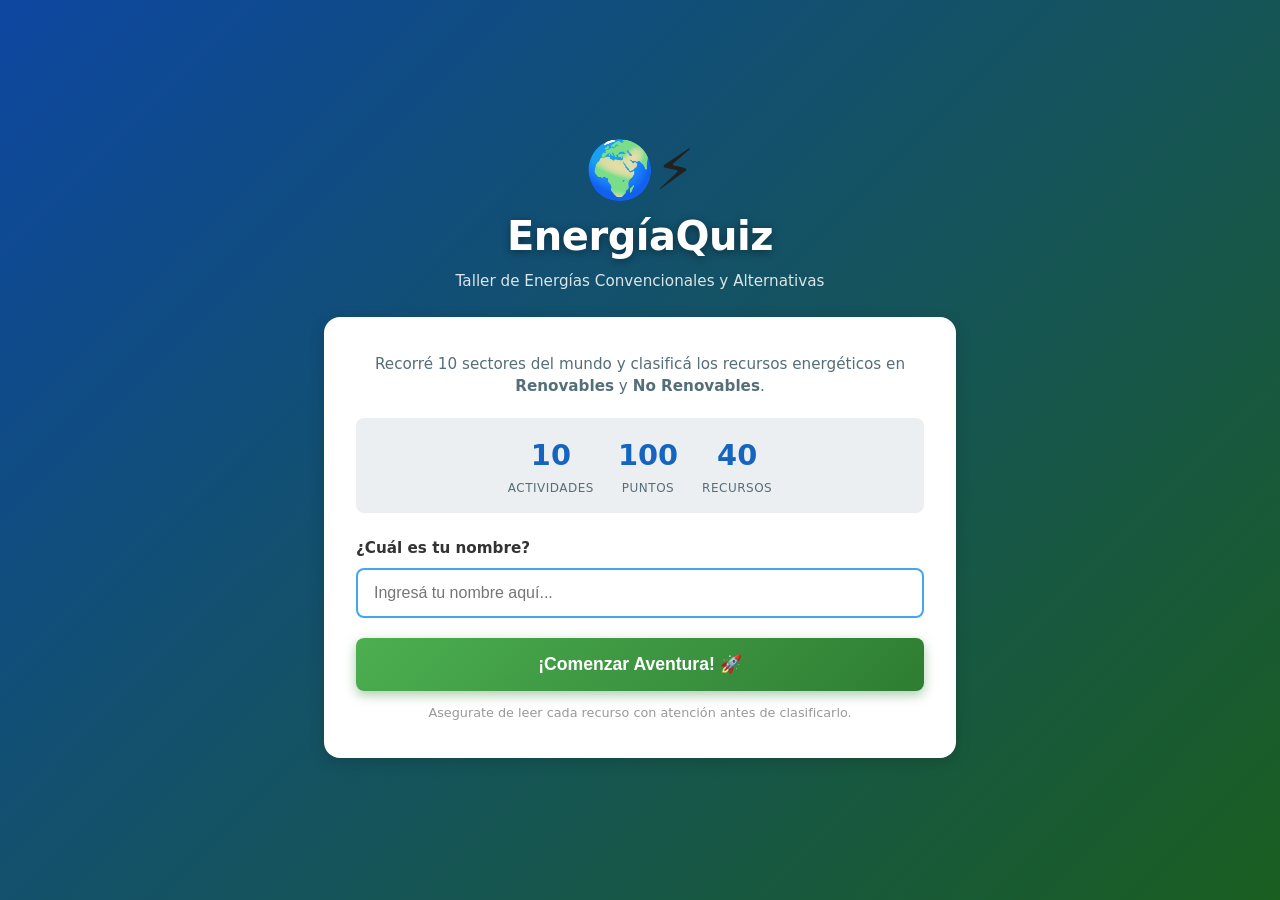
<file: index.html>
<!DOCTYPE html>
<html>
<head>
  <meta charset="UTF-8">
  <meta http-equiv="refresh" content="0; url=Energia-Soft/index.html">
  <script>window.location.href = 'Energia-Soft/index.html';</script>
</head>
<body>Cargando juego...</body>
</html>
</file>
<file: Energia-Soft/css/styles.css>
/* ============================================================
   ENERGÍAQUIZ - Estilos principales + Responsive
   ============================================================ */

/* ——— Reset & Base ——— */
*, *::before, *::after {
  box-sizing: border-box;
  margin: 0;
  padding: 0;
}

:root {
  --verde: #2E7D32;
  --verde-claro: #4CAF50;
  --verde-fondo: #E8F5E9;
  --rojo: #C62828;
  --rojo-claro: #EF5350;
  --rojo-fondo: #FFEBEE;
  --azul: #1565C0;
  --azul-claro: #42A5F5;
  --gris: #546E7A;
  --gris-claro: #ECEFF1;
  --blanco: #FFFFFF;
  --amarillo: #F57F17;
  --sombra: 0 4px 16px rgba(0,0,0,0.15);
  --radio: 16px;
  --radio-sm: 8px;
}

html {
  font-size: 16px;
}

body {
  font-family: 'Segoe UI', system-ui, -apple-system, sans-serif;
  background: linear-gradient(135deg, #0D47A1 0%, #1B5E20 100%);
  min-height: 100vh;
  color: #212121;
  line-height: 1.5;
}

#app {
  max-width: 680px;
  margin: 0 auto;
  min-height: 100vh;
}

/* ——— Pantallas base ——— */
.pantalla {
  min-height: 100vh;
  display: flex;
  flex-direction: column;
}

/* ——— PANTALLA INICIO ——— */
.pantalla-inicio {
  justify-content: center;
  align-items: center;
  padding: 24px 16px;
  gap: 24px;
}

.inicio-header {
  text-align: center;
}

.titulo-emoji {
  font-size: 3.5rem;
  line-height: 1;
  margin-bottom: 8px;
  animation: pulso 2s ease-in-out infinite;
}

@keyframes pulso {
  0%, 100% { transform: scale(1); }
  50% { transform: scale(1.08); }
}

.titulo-juego {
  font-size: 2.5rem;
  font-weight: 900;
  color: var(--blanco);
  text-shadow: 0 2px 8px rgba(0,0,0,0.4);
  letter-spacing: -0.5px;
}

.subtitulo {
  color: rgba(255,255,255,0.85);
  font-size: 0.95rem;
  margin-top: 4px;
}

.inicio-card {
  background: var(--blanco);
  border-radius: var(--radio);
  padding: 28px 24px;
  width: 100%;
  box-shadow: var(--sombra);
}

.bienvenida-texto {
  text-align: center;
  color: var(--gris);
  margin-bottom: 20px;
  font-size: 0.95rem;
}

.stats-preview {
  display: flex;
  justify-content: center;
  gap: 24px;
  margin-bottom: 24px;
  padding: 16px;
  background: var(--gris-claro);
  border-radius: var(--radio-sm);
}

.stat-item {
  display: flex;
  flex-direction: column;
  align-items: center;
  gap: 2px;
}

.stat-num {
  font-size: 1.8rem;
  font-weight: 800;
  color: var(--azul);
}

.stat-label {
  font-size: 0.75rem;
  color: var(--gris);
  text-transform: uppercase;
  letter-spacing: 0.5px;
}

.form-grupo {
  display: flex;
  flex-direction: column;
  gap: 8px;
  margin-bottom: 20px;
}

.form-grupo label {
  font-weight: 600;
  font-size: 0.95rem;
  color: #333;
}

.form-grupo input {
  padding: 14px 16px;
  border: 2px solid #ddd;
  border-radius: var(--radio-sm);
  font-size: 1rem;
  outline: none;
  transition: border-color 0.2s;
}

.form-grupo input:focus {
  border-color: var(--azul-claro);
}

.form-grupo input.error {
  border-color: var(--rojo-claro);
  animation: sacudir 0.3s ease;
}

@keyframes sacudir {
  0%, 100% { transform: translateX(0); }
  25% { transform: translateX(-6px); }
  75% { transform: translateX(6px); }
}

.nota-pie {
  text-align: center;
  font-size: 0.8rem;
  color: #999;
  margin-top: 12px;
}

/* ——— BOTONES ——— */
.btn-primario {
  width: 100%;
  padding: 16px;
  background: linear-gradient(135deg, var(--verde-claro), var(--verde));
  color: var(--blanco);
  border: none;
  border-radius: var(--radio-sm);
  font-size: 1.1rem;
  font-weight: 700;
  cursor: pointer;
  box-shadow: 0 4px 12px rgba(46,125,50,0.4);
  transition: transform 0.15s, box-shadow 0.15s;
}

.btn-primario:hover {
  transform: translateY(-2px);
  box-shadow: 0 6px 16px rgba(46,125,50,0.5);
}

.btn-primario:active {
  transform: translateY(0);
}

.btn-secundario {
  width: 100%;
  padding: 14px;
  background: var(--blanco);
  color: var(--verde);
  border: 2px solid var(--verde);
  border-radius: var(--radio-sm);
  font-size: 1rem;
  font-weight: 600;
  cursor: pointer;
  transition: background 0.15s;
}

.btn-secundario:hover {
  background: var(--verde-fondo);
}

.btn-volver {
  background: rgba(255,255,255,0.2);
  border: none;
  color: var(--blanco);
  padding: 8px 14px;
  border-radius: 20px;
  cursor: pointer;
  font-size: 0.9rem;
  font-weight: 600;
  align-self: flex-start;
  transition: background 0.2s;
}

.btn-volver:hover {
  background: rgba(255,255,255,0.35);
}

/* ——— PANTALLA MAPA ——— */
.pantalla-mapa {
  background: var(--gris-claro);
}

.mapa-header {
  background: linear-gradient(135deg, #1A237E, #0D47A1);
  color: var(--blanco);
  padding: 20px 16px 24px;
}

.jugador-info {
  display: flex;
  justify-content: space-between;
  align-items: center;
  margin-bottom: 8px;
  font-size: 0.9rem;
}

.jugador-nombre {
  font-weight: 600;
}

.jugador-puntaje {
  background: rgba(255,255,255,0.2);
  padding: 4px 10px;
  border-radius: 12px;
  font-weight: 700;
}

.mapa-header h2 {
  font-size: 1.4rem;
  text-align: center;
  margin-bottom: 12px;
}

.barra-progreso-container {
  height: 10px;
  background: rgba(255,255,255,0.2);
  border-radius: 5px;
  overflow: hidden;
  margin-bottom: 6px;
}

.barra-progreso-fill {
  height: 100%;
  background: linear-gradient(90deg, #69F0AE, #00E676);
  border-radius: 5px;
  transition: width 0.5s ease;
}

.progreso-texto {
  text-align: center;
  font-size: 0.82rem;
  color: rgba(255,255,255,0.75);
}

.mapa-grid {
  display: grid;
  grid-template-columns: repeat(2, 1fr);
  gap: 12px;
  padding: 16px;
}

.mapa-item {
  background: var(--blanco);
  border-radius: var(--radio);
  padding: 16px 12px;
  text-align: center;
  position: relative;
  border: 2px solid transparent;
  transition: transform 0.2s, box-shadow 0.2s;
}

.mapa-item.completada {
  border-color: var(--verde-claro);
  background: #F1F8E9;
}

.mapa-item.siguiente {
  border-color: var(--azul-claro);
  cursor: pointer;
  box-shadow: 0 4px 16px rgba(66,165,245,0.35);
  animation: brillar 1.8s ease-in-out infinite;
}

@keyframes brillar {
  0%, 100% { box-shadow: 0 4px 16px rgba(66,165,245,0.35); }
  50% { box-shadow: 0 6px 24px rgba(66,165,245,0.6); }
}

.mapa-item.completada {
  cursor: pointer;
}

.mapa-item.completada:hover,
.mapa-item.siguiente:hover {
  transform: translateY(-3px);
}

.mapa-item.bloqueada {
  opacity: 0.5;
  filter: grayscale(80%);
}

.mapa-numero {
  position: absolute;
  top: 8px;
  left: 10px;
  font-size: 0.75rem;
  font-weight: 700;
  color: var(--gris);
}

.mapa-emoji {
  font-size: 2.4rem;
  margin-bottom: 6px;
}

.mapa-titulo {
  font-size: 0.85rem;
  font-weight: 600;
  color: #333;
  line-height: 1.2;
}

.mapa-puntos {
  display: block;
  font-size: 0.78rem;
  color: var(--verde);
  font-weight: 700;
  margin-top: 4px;
}

.mapa-estado {
  font-size: 1rem;
  margin-top: 4px;
}

/* ——— PANTALLA ACTIVIDAD ——— */
.pantalla-actividad {
  background: var(--gris-claro);
}

.actividad-header {
  padding: 20px 16px;
  display: flex;
  flex-direction: column;
  gap: 10px;
  color: var(--blanco);
}

.actividad-titulo-grupo {
  display: flex;
  align-items: center;
  gap: 12px;
}

.actividad-emoji-grande {
  font-size: 3rem;
  filter: drop-shadow(0 2px 6px rgba(0,0,0,0.3));
}

.actividad-numero {
  font-size: 0.8rem;
  color: rgba(255,255,255,0.8);
  text-transform: uppercase;
  letter-spacing: 1px;
}

.actividad-titulo {
  font-size: 1.6rem;
  font-weight: 800;
  text-shadow: 0 2px 6px rgba(0,0,0,0.3);
}

.actividad-descripcion {
  font-size: 0.9rem;
  color: rgba(255,255,255,0.9);
  font-style: italic;
}

.puntaje-header {
  background: rgba(0,0,0,0.2);
  border-radius: 20px;
  padding: 6px 14px;
  font-size: 0.9rem;
  font-weight: 600;
  align-self: flex-start;
}

.actividad-cuerpo {
  padding: 16px;
  display: flex;
  flex-direction: column;
  gap: 16px;
}

/* ——— FEEDBACK RECURSO ——— */
.feedback-recurso {
  display: flex;
  align-items: flex-start;
  gap: 12px;
  padding: 14px;
  border-radius: var(--radio-sm);
  border-left: 4px solid;
  animation: slideDown 0.3s ease;
}

@keyframes slideDown {
  from { opacity: 0; transform: translateY(-10px); }
  to { opacity: 1; transform: translateY(0); }
}

.feedback-correcto {
  background: var(--verde-fondo);
  border-color: var(--verde-claro);
}

.feedback-incorrecto {
  background: var(--rojo-fondo);
  border-color: var(--rojo-claro);
}

.feedback-icono {
  font-size: 1.8rem;
  flex-shrink: 0;
}

.feedback-contenido {
  display: flex;
  flex-direction: column;
  gap: 3px;
}

.feedback-contenido strong {
  font-size: 1rem;
}

.feedback-explicacion {
  font-size: 0.85rem;
  color: var(--gris);
  margin-top: 4px;
}

.feedback-puntos {
  font-size: 0.85rem;
  font-weight: 700;
  color: var(--verde);
}

.btn-continuar-feedback {
  display: block;
  width: 100%;
  margin-top: 10px;
  padding: 14px;
  background: linear-gradient(135deg, #1565C0, #1976D2);
  color: var(--blanco);
  border: none;
  border-radius: var(--radio-sm);
  font-size: 1rem;
  font-weight: 700;
  cursor: pointer;
  box-shadow: 0 3px 10px rgba(21,101,192,0.4);
  transition: transform 0.15s, box-shadow 0.15s;
}

.btn-continuar-feedback:hover {
  transform: translateY(-2px);
  box-shadow: 0 5px 14px rgba(21,101,192,0.5);
}

.btn-continuar-feedback:active {
  transform: translateY(0);
}

/* ——— TARJETAS DE RECURSOS ——— */
.clasificar-titulo {
  font-size: 1rem;
  font-weight: 700;
  color: var(--gris);
  text-transform: uppercase;
  letter-spacing: 0.5px;
}

.recursos-grid {
  display: grid;
  grid-template-columns: 1fr;
  gap: 12px;
}

.recurso-card {
  background: var(--blanco);
  border-radius: var(--radio);
  padding: 16px;
  box-shadow: var(--sombra);
  display: flex;
  align-items: center;
  gap: 14px;
  border: 2px solid transparent;
  transition: transform 0.2s;
}

.recurso-card:not(.respondido):hover {
  transform: translateY(-2px);
}

.recurso-card.respondido.correcto {
  border-color: var(--verde-claro);
  background: var(--verde-fondo);
  opacity: 0.85;
}

.recurso-card.respondido.incorrecto {
  border-color: var(--rojo-claro);
  background: var(--rojo-fondo);
  opacity: 0.85;
}

.recurso-emoji {
  font-size: 2rem;
  flex-shrink: 0;
  width: 48px;
  text-align: center;
}

.recurso-nombre {
  font-weight: 700;
  font-size: 1rem;
  flex-grow: 1;
}

.recurso-resultado {
  font-size: 0.85rem;
  font-weight: 600;
}

.recurso-botones {
  display: flex;
  gap: 8px;
  flex-direction: column;
  flex-shrink: 0;
}

.btn-renovable, .btn-no-renovable {
  padding: 10px 14px;
  border: none;
  border-radius: var(--radio-sm);
  font-size: 0.85rem;
  font-weight: 700;
  cursor: pointer;
  transition: transform 0.15s, opacity 0.15s;
  white-space: nowrap;
}

.btn-renovable {
  background: var(--verde-claro);
  color: var(--blanco);
}

.btn-no-renovable {
  background: var(--gris);
  color: var(--blanco);
}

.btn-renovable:hover, .btn-no-renovable:hover {
  transform: scale(1.05);
  opacity: 0.9;
}

.btn-renovable:active, .btn-no-renovable:active {
  transform: scale(0.97);
}

.recursos-respondidos {
  display: flex;
  flex-direction: column;
  gap: 8px;
}

/* ——— PANTALLA RESULTADO ACTIVIDAD ——— */
.pantalla-resultado {
  background: var(--gris-claro);
}

.resultado-header {
  padding: 24px 16px;
  text-align: center;
  color: var(--blanco);
  display: flex;
  flex-direction: column;
  align-items: center;
  gap: 8px;
}

.resultado-emoji-grande {
  font-size: 3.5rem;
}

.resultado-header h2 {
  font-size: 1.5rem;
  font-weight: 800;
}

.resultado-puntaje {
  font-size: 2.5rem;
  font-weight: 900;
  padding: 8px 20px;
  border-radius: var(--radio);
}

.resultado-puntaje.aprobado {
  background: rgba(46,125,50,0.85);
}

.resultado-puntaje.reprobado {
  background: rgba(198,40,40,0.85);
}

.resultado-estado {
  font-size: 1.1rem;
  font-weight: 600;
}

.resultado-cuerpo {
  padding: 20px 16px;
  display: flex;
  flex-direction: column;
  gap: 16px;
}

.resultado-detalle {
  display: flex;
  flex-direction: column;
  gap: 8px;
}

.resultado-item {
  padding: 10px 14px;
  border-radius: var(--radio-sm);
  font-weight: 600;
  font-size: 0.95rem;
}

.resultado-item.correcto {
  background: var(--verde-fondo);
  color: var(--verde);
}

.resultado-item.incorrecto {
  background: var(--rojo-fondo);
  color: var(--rojo);
}

.resultado-total {
  text-align: center;
  font-size: 1rem;
  padding: 12px;
  background: var(--blanco);
  border-radius: var(--radio-sm);
  color: var(--gris);
}

/* ——— PANTALLA FINAL ——— */
.pantalla-final {
  background: linear-gradient(160deg, #1A237E 0%, #1B5E20 100%);
  min-height: 100vh;
  padding: 24px 16px 40px;
  display: flex;
  flex-direction: column;
  align-items: center;
  gap: 20px;
  color: var(--blanco);
}

.final-header {
  text-align: center;
}

.final-confetti {
  font-size: 3rem;
  animation: giro 1s ease-out;
}

@keyframes giro {
  from { transform: rotate(-180deg) scale(0.5); opacity: 0; }
  to { transform: rotate(0deg) scale(1); opacity: 1; }
}

.final-header h1 {
  font-size: 2rem;
  font-weight: 900;
}

.final-nombre {
  font-size: 1.1rem;
  color: rgba(255,255,255,0.85);
  margin-top: 4px;
}

.final-puntaje-grande {
  font-size: 5rem;
  font-weight: 900;
  text-align: center;
  line-height: 1;
  text-shadow: 0 4px 12px rgba(0,0,0,0.4);
}

.final-de-cien {
  font-size: 1.8rem;
  opacity: 0.7;
  vertical-align: middle;
}

.final-estrellas {
  font-size: 2rem;
  letter-spacing: 4px;
}

.estrella.vacia {
  filter: grayscale(1);
  opacity: 0.4;
}

.final-nota {
  padding: 12px 28px;
  border-radius: var(--radio);
  font-size: 1.3rem;
  font-weight: 700;
  text-align: center;
  box-shadow: var(--sombra);
}

.final-mensaje {
  text-align: center;
  font-size: 1rem;
  color: rgba(255,255,255,0.9);
  font-style: italic;
  max-width: 320px;
}

.final-stats {
  display: flex;
  gap: 20px;
  background: rgba(255,255,255,0.1);
  border-radius: var(--radio);
  padding: 16px 24px;
  width: 100%;
  justify-content: center;
}

.final-stat {
  display: flex;
  flex-direction: column;
  align-items: center;
  gap: 2px;
}

.final-stat-num {
  font-size: 1.8rem;
  font-weight: 800;
}

.final-stat-label {
  font-size: 0.75rem;
  opacity: 0.75;
  text-align: center;
}

.final-resumen {
  width: 100%;
  background: rgba(255,255,255,0.08);
  border-radius: var(--radio);
  padding: 16px;
}

.final-resumen h3 {
  font-size: 0.9rem;
  text-transform: uppercase;
  letter-spacing: 1px;
  opacity: 0.7;
  margin-bottom: 10px;
}

.resumen-item {
  display: flex;
  justify-content: space-between;
  align-items: center;
  padding: 8px 0;
  border-bottom: 1px solid rgba(255,255,255,0.1);
  font-size: 0.9rem;
}

.resumen-item:last-child {
  border-bottom: none;
}

.resumen-puntos.bien {
  color: #69F0AE;
  font-weight: 700;
}

.resumen-puntos.mal {
  color: #EF9A9A;
  font-weight: 700;
}

.estado-envio {
  width: 100%;
  padding: 12px 16px;
  border-radius: var(--radio-sm);
  text-align: center;
  font-size: 0.9rem;
  font-weight: 600;
}

.estado-enviando {
  background: rgba(255,255,255,0.15);
  color: rgba(255,255,255,0.85);
}

.estado-enviado {
  background: rgba(46,125,50,0.6);
  color: #ffffff;
}

.estado-error {
  background: rgba(198,40,40,0.5);
  color: #ffffff;
}

.estado-sin-configurar {
  background: rgba(255,255,255,0.08);
  color: rgba(255,255,255,0.5);
  font-size: 0.8rem;
}

.final-botones {
  display: flex;
  flex-direction: column;
  gap: 12px;
  width: 100%;
}

/* ——— IMPRESIÓN ——— */
@media print {
  body {
    background: white;
    color: black;
  }
  .pantalla-final {
    background: white;
    color: black;
    padding: 20px;
  }
  .final-botones, .btn-volver {
    display: none;
  }
  .final-puntaje-grande {
    color: #000 !important;
  }
}

/* ——— RESPONSIVE: Pantallas pequeñas ——— */
@media (max-width: 480px) {
  html { font-size: 15px; }

  .titulo-juego { font-size: 2rem; }
  .final-puntaje-grande { font-size: 4rem; }

  .mapa-grid {
    grid-template-columns: repeat(2, 1fr);
    gap: 8px;
    padding: 12px;
  }

  .mapa-emoji { font-size: 2rem; }
  .mapa-titulo { font-size: 0.78rem; }

  .recurso-card {
    flex-wrap: wrap;
  }

  .recurso-botones {
    flex-direction: row;
    width: 100%;
  }

  .btn-renovable, .btn-no-renovable {
    flex: 1;
    padding: 12px 8px;
    font-size: 0.8rem;
  }

  .stats-preview { gap: 14px; }
  .stat-num { font-size: 1.5rem; }
}

@media (max-width: 360px) {
  .mapa-grid { grid-template-columns: 1fr 1fr; }
  .final-stats { gap: 12px; padding: 12px 10px; }
  .final-stat-num { font-size: 1.5rem; }
}

/* ——— Tablet y Desktop ——— */
@media (min-width: 600px) {
  .recursos-grid {
    grid-template-columns: 1fr 1fr;
  }

  .recurso-botones {
    flex-direction: column;
  }

  .pantalla-inicio {
    padding: 40px 24px;
  }

  .inicio-card {
    padding: 36px 32px;
  }
}
</file>
